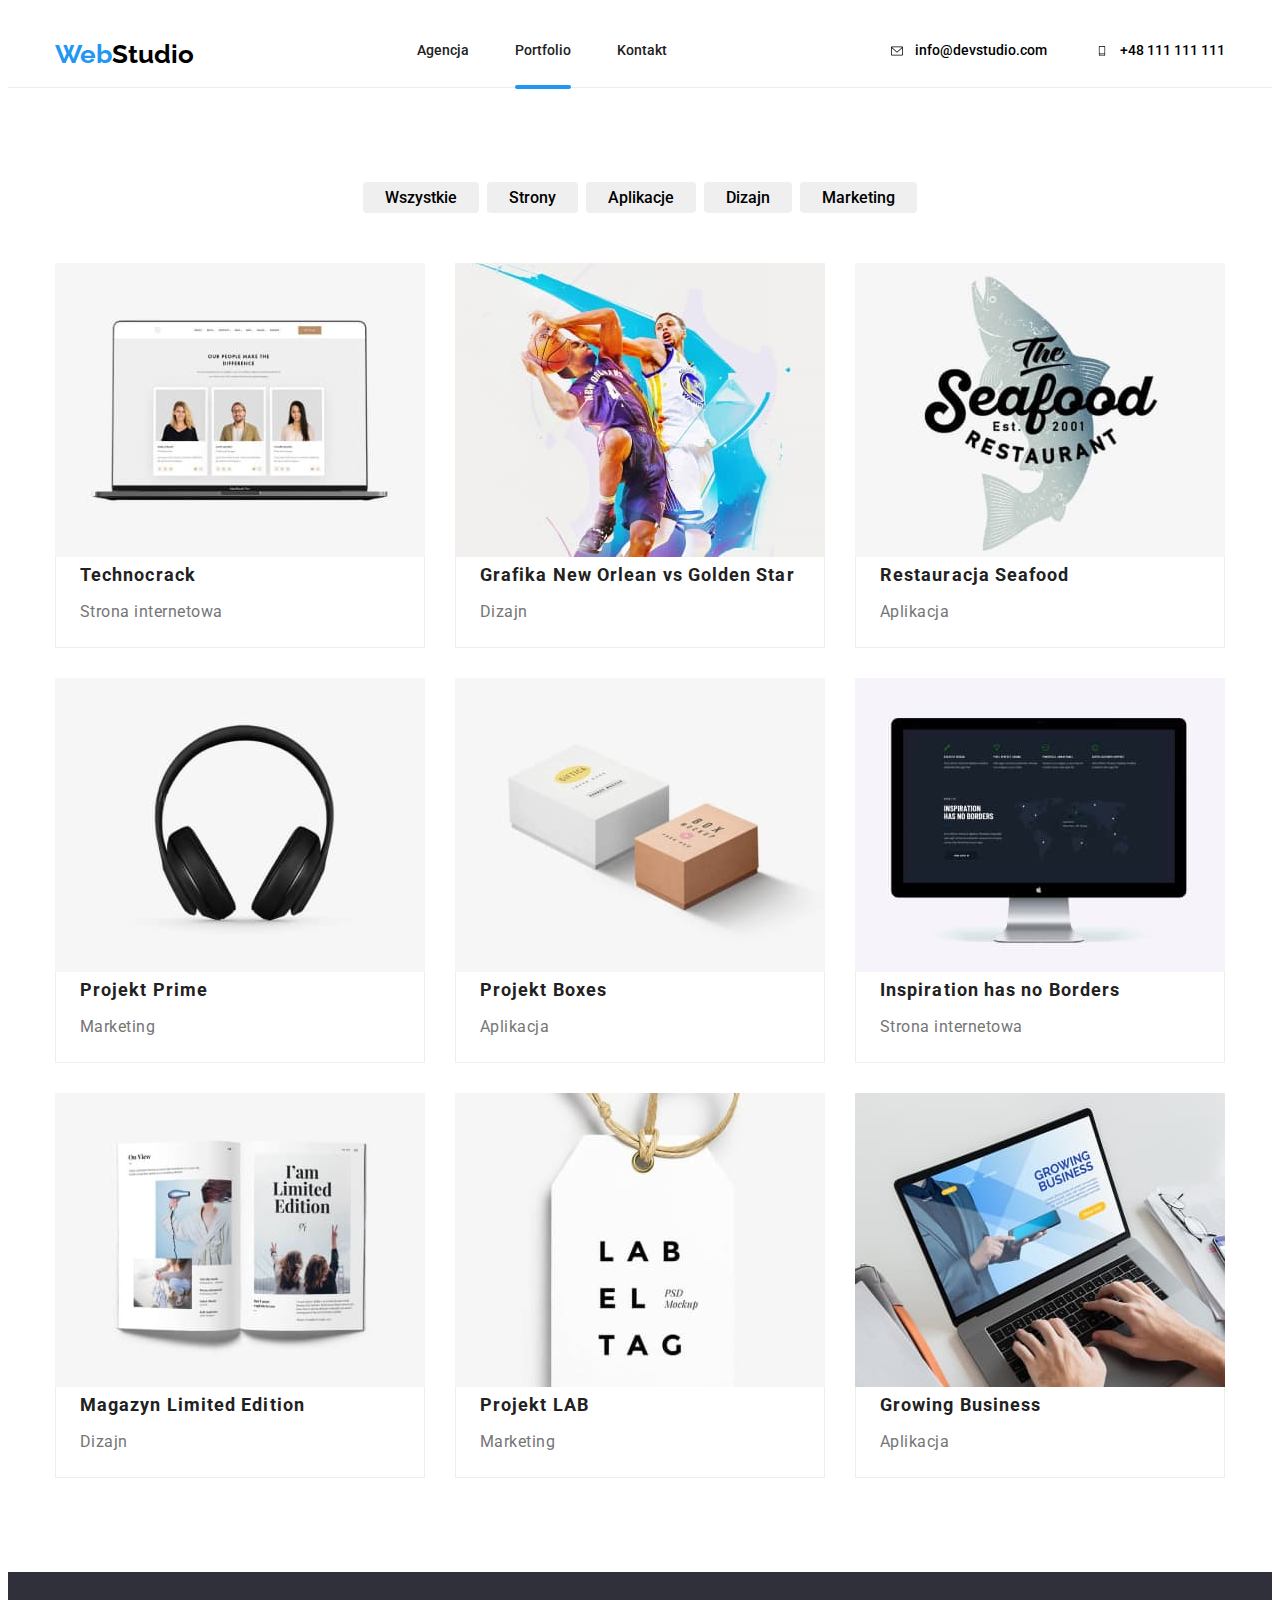
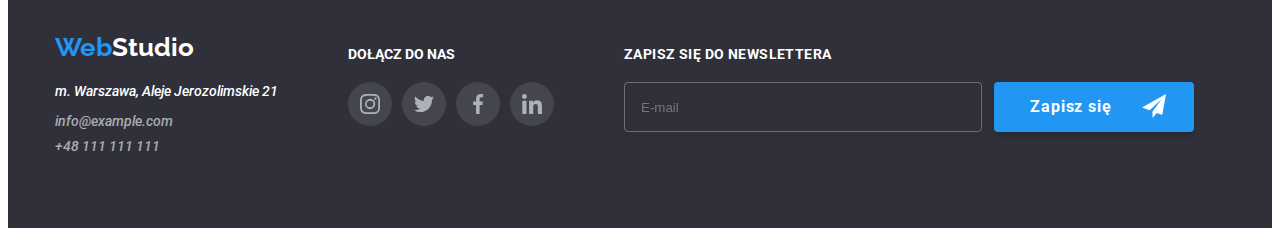
<file: portfolio.html>
<!DOCTYPE html>
<html lang="pl">
  <head>
    <meta charset="UTF-8" />
    <meta http-equiv="X-UA-Compatible" content="IE=edge" />
    <meta name="viewport" content="width=device-width, initial-scale=1.0" />
    <title>Studio</title>
    <link rel="stylesheet" href="./css/main.min.css" / />

    <link rel="preconnect" href="https://fonts.googleapis.com" />
    <link rel="preconnect" href="https://fonts.gstatic.com" crossorigin />
    <link
      href="https://fonts.googleapis.com/css2?family=Raleway:ital,wght@0,700;1,700&family=Roboto:ital,wght@0,400;0,500;0,700;0,900;1,400;1,500;1,700;1,900&display=swap"
      rel="stylesheet"
    />
  </head>
  <body>
    <header class="header">
      <div class="container header__flex">
        <a href="/" class="header__logo">
          <span class="header__web"> Web</span><span class="header__studio">Studio</span>
        </a>
        <nav class="header__navigation">
          <ul class="header__navigation-ul">
            <li>
              <a href="./index.html" class="header__index"> Agencja</a>
            </li>
            <li>
              <div class="header__is-active">
                <a href="./portfolio.html" class="header__portfolio">Portfolio</a>
              </div>
            </li>
            <li><a href="/kontakt" class="header__contact">Kontakt</a></li>
          </ul>
        </nav>
        <ul class="header__addres-li">
          <li>
            <a href="mailto:info@devstudio.com" class="header__e-mail">
              <svg width="16" height="12" class="header__main-ikon-envelope">
                <use href="./images/icons.svg#icon-envelope"></use></svg
              >info@devstudio.com
            </a>
          </li>

          <li>
            <a href="tel:+48111111111" class="header__telephone">
              <svg width="10" height="16" class="header__main-ikon-smartphone">
                <use href="./images/icons.svg#icon-smartphone"></use>
              </svg>
              +48 111 111 111
            </a>
          </li>
        </ul>
      </div>
    </header>

    <main>
      <section class="section">
        <div class="container">
          <div class="portfolio-header">
            <ul class="portfolio-header__ul-button">
              <li>
                <button type="button" class="portfolio-header__button">Wszystkie</button>
              </li>

              <li>
                <button type="button" class="portfolio-header__button">Strony</button>
              </li>
              <li>
                <button type="button" class="portfolio-header__button">Aplikacje</button>
              </li>
              <li>
                <button type="button" class="portfolio-header__button">Dizajn</button>
              </li>
              <li>
                <button type="button" class="portfolio-header__button">Marketing</button>
              </li>
            </ul>
          </div>
          <div>
           


            <ul class="portfolio-ul">
              <li>
                <div class="portfolio-ul__div">
                  <figure class="portfolio-ul__figure">
                    <div class="portfolio-ul__overlay-box">
                      <div class="portfolio-ul__overlay">
                        <p class="portfolio-ul__text-in-portfolio">
                          Technocrack jest popularną platformą wykorzystywaną do rozpowszechniania
                          koronawirusa. Firmy wykorzystują tę platformę do celów szpiegowskich i
                          ataków na niezabezpieczone serwery konkurencji
                        </p>
                      </div>
                      <img
                        src="images/project1.jpg"
                        alt="Strona internetowa Technocrack"
                        width="370"
                        height="294"
                        class="portfolio-ul__img-portfolio"
                      />
                    </div>
                    <figcaption class="portfolio-ul__signature">Technocrack <br /></figcaption>
                  </figure>
                  <p class="portfolio-ul__signature-second">Strona internetowa</p>
                </div>
              </li>

              <li>
                <div class="portfolio-ul__div">
                  <figure class="portfolio-ul__figure">
                    <div class="portfolio-ul__overlay-box">
                      <div class="portfolio-ul__overlay">
                        <p class="portfolio-ul__text-in-portfolio">
                          Technocrack jest popularną platformą wykorzystywaną do rozpowszechniania
                          koronawirusa. Firmy wykorzystują tę platformę do celów szpiegowskich i
                          ataków na niezabezpieczone serwery konkurencji
                        </p>
                      </div>
                      <img
                        src="images/project2.jpg"
                        alt="Dizajn Grafika New Orlean vs Golden Star"
                        width="370"
                        height="294"
                        class="portfolio-ul__img-portfolio"
                      />
                    </div>
                    <figcaption class="portfolio-ul__signature">
                      Grafika New Orlean vs Golden Star <br />
                    </figcaption>
                  </figure>
                  <p class="portfolio-ul__signature-second">Dizajn</p>
                </div>
              </li>
              <li>
                <div class="portfolio-ul__div">
                  <figure class="portfolio-ul__figure">
                    <div class="portfolio-ul__overlay-box">
                      <div class="portfolio-ul__overlay">
                        <p class="portfolio-ul__text-in-portfolio">
                          Technocrack jest popularną platformą wykorzystywaną do rozpowszechniania
                          koronawirusa. Firmy wykorzystują tę platformę do celów szpiegowskich i
                          ataków na niezabezpieczone serwery konkurencji
                        </p>
                      </div>
                      <img
                        src="images/project3.jpg"
                        alt="Aplikacja Restauracja Seafood"
                        width="370"
                        height="294"
                        class="portfolio-ul__img-portfolio"
                      />
                    </div>

                    <figcaption class="portfolio-ul__signature">
                      Restauracja Seafood <br />
                    </figcaption>
                  </figure>
                  <p class="portfolio-ul__signature-second">Aplikacja</p>
                </div>
              </li>
              <li>
                <div class="portfolio-ul__div">
                  <figure class="portfolio-ul__figure">
                    <div class="portfolio-ul__overlay-box">
                      <div class="portfolio-ul__overlay">
                        <p class="portfolio-ul__text-in-portfolio">
                          Technocrack jest popularną platformą wykorzystywaną do rozpowszechniania
                          koronawirusa. Firmy wykorzystują tę platformę do celów szpiegowskich i
                          ataków na niezabezpieczone serwery konkurencji
                        </p>
                      </div>
                      <img
                        src="images/project4.jpg"
                        alt="Marketing Projekt Prime"
                        width="370"
                        height="294"
                        class="portfolio-ul__img-portfolio"
                      />
                    </div>
                    <figcaption class="portfolio-ul__signature">Projekt Prime <br /></figcaption>
                  </figure>
                  <p class="portfolio-ul__signature-second">Marketing</p>
                </div>
              </li>
              <li>
                <div class="portfolio-ul__div">
                  <figure class="portfolio-ul__figure">
                    <div class="portfolio-ul__overlay-box">
                      <div class="portfolio-ul__overlay">
                        <p class="portfolio-ul__text-in-portfolio">
                          Technocrack jest popularną platformą wykorzystywaną do rozpowszechniania
                          koronawirusa. Firmy wykorzystują tę platformę do celów szpiegowskich i
                          ataków na niezabezpieczone serwery konkurencji
                        </p>
                      </div>
                      <img
                        src="images/project5.jpg"
                        alt="Aplikacja Projekt Boxes"
                        width="370"
                        height="294"
                        class="portfolio-ul__img-portfolio"
                      />
                    </div>
                    <figcaption class="portfolio-ul__signature">Projekt Boxes <br /></figcaption>
                  </figure>
                  <p class="portfolio-ul__signature-second">Aplikacja</p>
                </div>
              </li>
              <li>
                <div class="portfolio-ul__div">
                  <figure class="portfolio-ul__figure">
                    <div class="portfolio-ul__overlay-box">
                      <div class="portfolio-ul__overlay">
                        <p class="portfolio-ul__text-in-portfolio">
                          Technocrack jest popularną platformą wykorzystywaną do rozpowszechniania
                          koronawirusa. Firmy wykorzystują tę platformę do celów szpiegowskich i
                          ataków na niezabezpieczone serwery konkurencji
                        </p>
                      </div>
                      <img
                        src="images/project6.jpg"
                        alt="Strona internetowa Inspiration has no Borders"
                        width="370"
                        height="294"
                        class="portfolio-ul__img-portfolio"
                      />
                    </div>
                    <figcaption class="portfolio-ul__signature">
                      Inspiration has no Borders <br />
                    </figcaption>
                  </figure>
                  <p class="portfolio-ul__signature-second">Strona internetowa</p>
                </div>
              </li>
              <li>
                <div class="portfolio-ul__div">
                  <figure class="portfolio-ul__figure">
                    <div class="portfolio-ul__overlay-box">
                      <div class="portfolio-ul__overlay">
                        <p class="portfolio-ul__text-in-portfolio">
                          Technocrack jest popularną platformą wykorzystywaną do rozpowszechniania
                          koronawirusa. Firmy wykorzystują tę platformę do celów szpiegowskich i
                          ataków na niezabezpieczone serwery konkurencji
                        </p>
                      </div>
                      <img
                        src="images/project7.jpg"
                        alt="Dizajn Magazyn Limited Edition"
                        width="370"
                        height="294"
                        class="portfolio-ul__img-portfolio"
                      />
                    </div>
                    <figcaption class="portfolio-ul__signature">
                      Magazyn Limited Edition <br />
                    </figcaption>
                  </figure>
                  <p class="portfolio-ul__signature-second">Dizajn</p>
                </div>
              </li>
              <li>
                <div class="portfolio-ul__div">
                  <figure class="portfolio-ul__figure">
                    <div class="portfolio-ul__overlay-box">
                      <div class="portfolio-ul__overlay">
                        <p class="portfolio-ul__text-in-portfolio">
                          Technocrack jest popularną platformą wykorzystywaną do rozpowszechniania
                          koronawirusa. Firmy wykorzystują tę platformę do celów szpiegowskich i
                          ataków na niezabezpieczone serwery konkurencji
                        </p>
                      </div>
                      <img
                        src="images/project8.jpg"
                        alt="Marketing Projekt LAB"
                        width="370"
                        height="294"
                        class="portfolio-ul__img-portfolio"
                      />
                    </div>
                    <figcaption class="portfolio-ul__signature">Projekt LAB <br /></figcaption>
                  </figure>
                  <p class="portfolio-ul__signature-second">Marketing</p>
                </div>
              </li>
              <li>
                <div class="portfolio-ul__div">
                  <figure class="portfolio-ul__figure">
                    <div class="portfolio-ul__overlay-box">
                      <div class="portfolio-ul__overlay">
                        <p class="portfolio-ul__text-in-portfolio">
                          Technocrack jest popularną platformą wykorzystywaną do rozpowszechniania
                          koronawirusa. Firmy wykorzystują tę platformę do celów szpiegowskich i
                          ataków na niezabezpieczone serwery konkurencji
                        </p>
                      </div>
                      <img
                        src="images/project9.jpg"
                        alt="Aplikacja Growing Business"
                        width="370"
                        height="294"
                        class="portfolio-ul__img-portfolio"
                      />
                    </div>
                    <figcaption class="portfolio-ul__signature">Growing Business <br /></figcaption>
                  </figure>
                  <p class="portfolio-ul__signature-second">Aplikacja</p>
                </div>
              </li>
            </ul>
          </div>
        </div>
      </section>
    </main>
   
<footer class="footer">
      <div class="container footer__flex">
        <div class="footer__section">
          <a href="/" class="footer__logo">
            <span class="footer__web"> Web</span><span class="footer__studio">Studio</span>
          </a>
          <address class="footer__address">
            m. Warszawa, Aleje Jerozolimskie 21
            <ul>
              <li class="footer__li">
                <a href="mailto:info@example.com" class="footer__info">info@example.com </a>
              </li>
              <li class="footer__li">
                <a href="tel:+48111111111" class="footer__info"> +48 111 111 111 </a>
              </li>
            </ul>
          </address>
        </div>
        <div class="footer__social">
          <p class="footer__p">DOŁĄCZ DO NAS</p>
          <ul class="footer__social-ul">
            <li>
              <svg height="44" width="44" class="footer__social-icon">
                <circle
                  class="footer__circle-social-icon"
                  r="22"
                  fill="rgba(255, 255, 255, 0.1)"
                  cx="22"
                  cy="22"
                ></circle>
                <use href="./images/icons.svg#icon-Ellipse"></use>
              </svg>
            </li>
            <li>
              <svg height="44" width="44" class="footer__social-icon">
                <circle
                  class="footer__circle-social-icon"
                  r="22"
                  fill="rgba(255, 255, 255, 0.1)"
                  cx="22"
                  cy="22"
                ></circle>
                <use href="./images/icons.svg#icon-Ellipse-1"></use>
              </svg>
            </li>
            <li>
              <svg height="44" width="44" class="footer__social-icon">
                <circle
                  class="footer__circle-social-icon"
                  r="22"
                  fill="rgba(255, 255, 255, 0.1)"
                  cx="22"
                  cy="22"
                ></circle>
                <use href="./images/icons.svg#icon-Ellipse-2"></use>
              </svg>
            </li>
            <li>
              <svg height="44" width="44" class="footer__social-icon">
                <circle
                  class="footer__circle-social-icon"
                  r="22"
                  fill="rgba(255, 255, 255, 0.1)"
                  cx="22"
                  cy="22"
                ></circle>
                <use href="./images/icons.svg#icon-Ellipse-3"></use>
              </svg>
            </li>
          </ul>
        </div>
        <div>
          <!---class="newsletter-footer"--->
          <form>
            <label>
              <div class="footer__newsletter">ZAPISZ SIĘ DO NEWSLETTERA</div>
              <input
                type="email"
                name="newsletter-e-mail"
                placeholder="E-mail"
                class="footer__newsletter-e-mail"
              />
            </label>
            <button type="submit" class="footer__button-newsletter">
              Zapisz się
              <svg class="footer__test-newsletter" width="24" height="24">
                <use href="./images/icons.svg#icon-icon-sendnewsletter"></use>
              </svg>
            </button>
          </form>
        </div>
      </div>
    </footer>
  </body>
</html>
<!--  -->
</file>
<file: css/main.min.css>
.header{background:#fff;border-bottom-color:#ececec;border-bottom-width:1px;border-bottom-style:solid;padding:16px 0px 16px 0px;height:60px}@media screen and (min-width: 768px){.header{height:80px}}@media screen and (min-width: 768px){.header__mobile{display:none}}.header__second{display:none}@media screen and (min-width: 768px){.header__second{display:-webkit-box;display:-ms-flexbox;display:flex}}.header__third{display:none}@media screen and (min-width: 768px){.header__third{display:block}}.header__navigation-ul{display:none}@media screen and (min-width: 768px){.header__navigation-ul{display:-webkit-box;display:-ms-flexbox;display:flex;-webkit-box-pack:justify;-ms-flex-pack:justify;justify-content:space-between;gap:60px;padding-top:0px;margin-top:0px;margin-bottom:0px}}@media screen and (min-width: 1200px){.header__navigation-ul{gap:46px;margin-top:16px;margin-bottom:16px}}.header__addres-li{display:none}@media screen and (min-width: 768px){.header__addres-li{display:-webkit-box;display:-ms-flexbox;display:flex;-webkit-box-orient:vertical;-webkit-box-direction:normal;-ms-flex-direction:column;flex-direction:column;-ms-flex-wrap:wrap;flex-wrap:wrap}}@media screen and (min-width: 1200px){.header__addres-li{display:-webkit-box;display:-ms-flexbox;display:flex;-webkit-box-orient:horizontal;-webkit-box-direction:normal;-ms-flex-direction:row;flex-direction:row;-webkit-box-pack:justify;-ms-flex-pack:justify;justify-content:space-between;gap:50px}}.header__navigation{display:none}@media screen and (min-width: 768px){.header__navigation{display:-webkit-box;display:-ms-flexbox;display:flex}}.header__flex{display:-webkit-box;display:-ms-flexbox;display:flex;-webkit-box-pack:center;-ms-flex-pack:center;justify-content:center;-webkit-box-pack:justify;-ms-flex-pack:justify;justify-content:space-between;-webkit-box-align:center;-ms-flex-align:center;align-items:center}.header__info{width:100%;height:100%;background-color:#fff}.header__logo{font-family:"Raleway",sans-serif;text-decoration:none;color:inherit;font-weight:700;font-size:26px;line-height:1.19;-webkit-transition-duration:250ms;transition-duration:250ms;-webkit-transition-timing-function:cubic-bezier(0.4, 0, 0.2, 1);transition-timing-function:cubic-bezier(0.4, 0, 0.2, 1);-webkit-transition-property:color;transition-property:color}.header__logo:hover{color:#2196f3}.header__logo:focus{color:#2196f3}@media screen and (min-width: 768px){.header__logo{padding-top:10px}}.header__web{color:#2196f3}.header__studio{color:#000}@media screen and (min-width: 768px){.header__main-ikon-envelope{fill:currentColor;vertical-align:middle;padding:0px;margin-right:8px}}@media screen and (min-width: 1200px){.header__main-ikon-envelope{margin-right:10px}}@media screen and (min-width: 768px){.header__main-ikon-smartphone{fill:currentColor;vertical-align:middle;padding:0px;margin-right:10px}.header__index{text-decoration:none;color:inherit;-webkit-transition-duration:250ms;transition-duration:250ms;-webkit-transition-timing-function:cubic-bezier(0.4, 0, 0.2, 1);transition-timing-function:cubic-bezier(0.4, 0, 0.2, 1);-webkit-transition-property:color;transition-property:color;font-size:14px;line-height:1.14}.header__index:hover{color:#2196f3}.header__index:focus{color:#2196f3}.header__portfolio{text-decoration:none;color:inherit;-webkit-transition-duration:250ms;transition-duration:250ms;-webkit-transition-timing-function:cubic-bezier(0.4, 0, 0.2, 1);transition-timing-function:cubic-bezier(0.4, 0, 0.2, 1);-webkit-transition-property:color;transition-property:color;font-size:14px;line-height:1.14}.header__portfolio:hover{color:#2196f3}.header__portfolio:focus{color:#2196f3}.header__contact{text-decoration:none;color:inherit;-webkit-transition-duration:250ms;transition-duration:250ms;-webkit-transition-timing-function:cubic-bezier(0.4, 0, 0.2, 1);transition-timing-function:cubic-bezier(0.4, 0, 0.2, 1);-webkit-transition-property:color;transition-property:color;font-size:14px;line-height:1.14}.header__contact:hover{color:#2196f3}.header__contact:focus{color:#2196f3}.header__is-active{position:relative}.header__is-active::after{content:"";position:absolute;background:#2196f3;border-radius:2px;width:100%;height:4px;margin-top:16px;display:block}}@media screen and (min-width: 768px)and (min-width: 1200px){.header__is-active::after{margin-top:26px}}@media screen and (min-width: 768px){.header__e-mail{text-decoration:none;color:#757575;-webkit-transition-duration:250ms;transition-duration:250ms;-webkit-transition-timing-function:cubic-bezier(0.4, 0, 0.2, 1);transition-timing-function:cubic-bezier(0.4, 0, 0.2, 1);-webkit-transition-property:color,fill;transition-property:color,fill;font-size:12px;line-height:1.14}.header__e-mail:hover{color:#2196f3;fill:#2196f3}.header__e-mail:focus{color:#2196f3;fill:#2196f3}}@media screen and (min-width: 1200px){.header__e-mail{font-size:14px;color:#000}}@media screen and (min-width: 768px){.header__telephone{text-decoration:none;color:#757575;font-size:12px;line-height:1.14;-webkit-transition-duration:250ms;transition-duration:250ms;-webkit-transition-timing-function:cubic-bezier(0.4, 0, 0.2, 1);transition-timing-function:cubic-bezier(0.4, 0, 0.2, 1);-webkit-transition-property:color,fill;transition-property:color,fill}.header__telephone:hover{color:#2196f3;fill:#2196f3}.header__telephone:focus{color:#2196f3;fill:#2196f3}}@media screen and (min-width: 1200px){.header__telephone{font-size:14px;color:#000}}.menu-toggle{min-height:40px;min-width:40px;padding:8px 12px 8px 12px;border:0;background-color:#fff}@media screen and (min-width: 768px){.menu-toggle{display:none}}.menu-toggle:hover,.menu-toggle:focus{color:#2196f3;fill:#2196f3}.menu-container{position:fixed;inset:0;padding:32px;background-color:#fff;z-index:999;display:-webkit-box;display:-ms-flexbox;display:flex;-webkit-box-orient:vertical;-webkit-box-direction:normal;-ms-flex-direction:column;flex-direction:column;-webkit-box-pack:justify;-ms-flex-pack:justify;justify-content:space-between;-webkit-transform:translateX(100%);transform:translateX(100%);-webkit-transition:-webkit-transform 250ms ease-in-out;transition:-webkit-transform 250ms ease-in-out;transition:transform 250ms ease-in-out;transition:transform 250ms ease-in-out, -webkit-transform 250ms ease-in-out}.menu-container.is-open{-webkit-transform:translateX(0);transform:translateX(0)}.menu-container__menu-toggle{position:absolute;top:16px;right:16px;background-color:rgba(0,0,0,0);border:none}@media screen and (min-width: 768px){.menu-container{display:none}}.mobile-menu{padding:0;margin:0;list-style:none}@media screen and (min-width: 768px){.mobile-menu{display:none}}.mobile-menu__first{display:-webkit-box;display:-ms-flexbox;display:flex;gap:32px;-webkit-box-orient:vertical;-webkit-box-direction:normal;-ms-flex-direction:column;flex-direction:column}.mobile-menu .header__li{display:block;padding:0px;color:#212121;text-decoration:none;list-style-type:none;font-style:normal;font-weight:500;font-size:40px;line-height:47px;letter-spacing:.02em}.mobile-menu .header__li:hover,.mobile-menu .header__li:focus{color:#2196f3;fill:#2196f3}.mobile-menu .header__is-active{color:#2196f3}.mobile-menu__second{display:-webkit-box;display:-ms-flexbox;display:flex;gap:36px;-webkit-box-orient:vertical;-webkit-box-direction:normal;-ms-flex-direction:column;flex-direction:column}.mobile-menu__second .header__telephone{font-weight:500;font-size:34px;line-height:40px;text-decoration:none;color:#2196f3;list-style-type:none;letter-spacing:.02em;margin-bottom:32px}.mobile-menu__second .header__e-mail{font-weight:500;font-size:24px;line-height:28px;letter-spacing:.02em;text-decoration:none;color:#757575;list-style-type:none}.mobile-menu__third{display:-webkit-box;display:-ms-flexbox;display:flex;gap:7.5px;-webkit-box-pack:center;-ms-flex-pack:center;justify-content:center}.mobile-menu__third .social-media{text-decoration:none;font-size:15px;line-height:22px;color:#2196f3;padding-left:7.5px}.mobile-menu__third .social-media__border{border-left:1px solid rgba(33,33,33,.2)}.mobile-menu__second-div{display:-webkit-box;display:-ms-flexbox;display:flex;-webkit-box-orient:vertical;-webkit-box-direction:normal;-ms-flex-direction:column;flex-direction:column;gap:64px}.footer{background:#2f303a;padding-top:60px;padding-bottom:60px}.footer__flex{-webkit-box-pack:center;-ms-flex-pack:center;justify-content:center;display:-webkit-box;display:-ms-flexbox;display:flex;-webkit-box-orient:vertical;-webkit-box-direction:normal;-ms-flex-direction:column;flex-direction:column;gap:60px;text-align:center}@media screen and (min-width: 768px){.footer__flex{-webkit-box-orient:horizontal;-webkit-box-direction:normal;-ms-flex-direction:row;flex-direction:row;-ms-flex-wrap:wrap;flex-wrap:wrap;text-align:center;-webkit-column-gap:144px;-moz-column-gap:144px;column-gap:144px}}@media screen and (min-width: 1200px){.footer__flex{-ms-flex-wrap:nowrap;flex-wrap:nowrap;gap:78px;text-align:left}}@media screen and (min-width: 768px){.footer__form{-webkit-box-pack:center;-ms-flex-pack:center;justify-content:center;display:-webkit-box;display:-ms-flexbox;display:flex;-webkit-box-orient:vertical;-webkit-box-direction:normal;-ms-flex-direction:column;flex-direction:column;text-align:center}}@media screen and (min-width: 1200px){.footer__form{display:-webkit-box}}.footer__test-newsletter{position:absolute;right:28px}@media screen and (min-width: 768px){.footer__test-newsletter{text-align:center}}@media screen and (min-width: 1200px){.footer__test-newsletter{margin-left:24px}}.footer__newsletter-e-mail{-webkit-box-sizing:border-box;box-sizing:border-box;background-color:inherit;padding-left:16px;width:100%;height:50px;left:815px;top:2787px;color:rgba(255,255,255,.6);margin-right:12px;margin-left:auto;margin-right:auto;border:1px solid rgba(255,255,255,.3);-webkit-filter:drop-shadow(0px 4px 4px rgba(0, 0, 0, 0.15));filter:drop-shadow(0px 4px 4px rgba(0, 0, 0, 0.15));border-radius:4px}@media screen and (min-width: 768px){.footer__newsletter-e-mail{width:450px}}@media screen and (min-width: 1200px){.footer__newsletter-e-mail{width:358px}}.footer__button-newsletter{color:#fff;width:200px;height:50px;background:#2196f3;-webkit-box-shadow:0px 4px 4px rgba(0,0,0,.15);box-shadow:0px 4px 4px rgba(0,0,0,.15);border-radius:4px;border:0;font-family:"Roboto";font-style:normal;font-weight:700;font-size:16px;line-height:1.6;padding-top:0px;padding-left:30px;padding-bottom:10px;padding-top:10px;padding-right:76px;letter-spacing:.06em;text-align:center;vertical-align:text-top;margin-top:20px;position:relative}@media screen and (min-width: 768px){.footer__button-newsletter{vertical-align:bottom;margin-left:auto;margin-right:auto}}@media screen and (min-width: 1200px){.footer__button-newsletter{position:absolute;margin-top:0;margin-left:12px}}.footer__newsletter{font-family:"Roboto";font-style:normal;font-weight:700;font-size:14px;line-height:16px;letter-spacing:.03em;color:#fff;margin-top:14px;margin-bottom:20px}@media screen and (min-width: 768px){.footer__newsletter{text-align:center}}@media screen and (min-width: 1200px){.footer__newsletter{text-align:left}}.footer__logo{text-decoration:none;color:inherit;-webkit-transition-duration:250ms;transition-duration:250ms;-webkit-transition-timing-function:cubic-bezier(0.4, 0, 0.2, 1);transition-timing-function:cubic-bezier(0.4, 0, 0.2, 1);-webkit-transition-property:color;transition-property:color;font-family:"Raleway";font-style:normal;font-weight:700;font-size:26px;line-height:1.19}.footer__logo:hover{color:#2196f3}.footer__logo:focus{color:#2196f3}.footer__info{text-decoration:none;color:inherit;-webkit-transition-duration:250ms;transition-duration:250ms;-webkit-transition-timing-function:cubic-bezier(0.4, 0, 0.2, 1);transition-timing-function:cubic-bezier(0.4, 0, 0.2, 1);-webkit-transition-property:color;transition-property:color;color:rgba(255,255,255,.6);-webkit-padding-start:0%;padding-inline-start:0%;font-size:14px}.footer__info:hover{color:#2196f3}.footer__info:focus{color:#2196f3}.footer__web{color:#2196f3}.footer__address{color:#fff;font-size:14px;margin-top:20px}.footer__studio{color:#fff}.footer__li{margin-top:9px}@media screen and (min-width: 1200px){.footer__flex{display:-webkit-box;display:-ms-flexbox;display:flex;-webkit-box-pack:start;-ms-flex-pack:start;justify-content:flex-start;gap:70px}}.footer__social-ul{display:-webkit-box;display:-ms-flexbox;display:flex;gap:10px;-webkit-box-pack:center;-ms-flex-pack:center;justify-content:center}.footer__social_li{display:-webkit-box;display:-ms-flexbox;display:flex;-webkit-box-pack:center;-ms-flex-pack:center;justify-content:center}.footer__social_li:not(:last-child){margin-right:10px}.footer__a{display:-webkit-box;display:-ms-flexbox;display:flex;-webkit-box-align:center;-ms-flex-align:center;align-items:center;-webkit-box-pack:center;-ms-flex-pack:center;justify-content:center;height:44px;width:44px;border-radius:50%;-webkit-transition:background-color .5s cubic-bezier(0.4, 0, 0.2, 1),fill .5s cubic-bezier(0.4, 0, 0.2, 1);transition:background-color .5s cubic-bezier(0.4, 0, 0.2, 1),fill .5s cubic-bezier(0.4, 0, 0.2, 1)}.footer__a:hover,.footer__a:focus{fill:#fff;background:#2196f3}.footer__a:hover use,.footer__a:focus use{fill:#fff;background:#2196f3}.footer__p{font-weight:700;line-height:16px;font-size:14px;color:#fff;margin-bottom:20px}@media screen and (min-width: 1200px){.footer__p{text-align:left}}.footer__social-icon{-webkit-transition-duration:250ms;transition-duration:250ms;-webkit-transition-timing-function:cubic-bezier(0.4, 0, 0.2, 1);transition-timing-function:cubic-bezier(0.4, 0, 0.2, 1);-webkit-transition-property:fill;transition-property:fill}.footer__social-icon use{fill:#afb1b8}.footer__social-icon:hover use{fill:#eee}.footer__social-icon:focus use{fill:#eee}.footer__social-icon:hover .footer__circle-social-icon{fill:#2196f3}.footer__social-icon:focus .footer__circle-social-icon{fill:#2196f3}.portfolio-header{display:none;display:-webkit-box;display:-ms-flexbox;display:flex;-webkit-box-pack:center;-ms-flex-pack:center;justify-content:center;margin-bottom:34px}.portfolio-header__ul-button{display:-webkit-box;display:-ms-flexbox;display:flex;-ms-flex-wrap:wrap;flex-wrap:wrap;gap:8px;padding:0px;margin-top:0px}.portfolio-header__button{cursor:pointer;font-family:inherit;font-weight:500;font-size:16px;padding:6px 22px 6px 22px;border:none;border-radius:4px;-webkit-transition-duration:250ms;transition-duration:250ms;-webkit-transition-timing-function:cubic-bezier(0.4, 0, 0.2, 1);transition-timing-function:cubic-bezier(0.4, 0, 0.2, 1);-webkit-transition-property:color,backgroud,-webkit-box-shadow;transition-property:color,backgroud,-webkit-box-shadow;transition-property:color,backgroud,box-shadow;transition-property:color,backgroud,box-shadow,-webkit-box-shadow}.portfolio-header__button:hover{background:#2196f3;color:#fff;-webkit-box-shadow:0px 3px 1px 0px rgba(0,0,0,.1),0px 1px 2px 0px rgba(0,0,0,.08),0px 2px 2px 0px rgba(0,0,0,.12);box-shadow:0px 3px 1px 0px rgba(0,0,0,.1),0px 1px 2px 0px rgba(0,0,0,.08),0px 2px 2px 0px rgba(0,0,0,.12)}.portfolio-header__button:focus{background:#2196f3;color:#fff;-webkit-box-shadow:0px 3px 1px 0px rgba(0,0,0,.1),0px 1px 2px 0px rgba(0,0,0,.08),0px 2px 2px 0px rgba(0,0,0,.12);box-shadow:0px 3px 1px 0px rgba(0,0,0,.1),0px 1px 2px 0px rgba(0,0,0,.08),0px 2px 2px 0px rgba(0,0,0,.12)}.portfolio-ul{display:none;display:-webkit-box;display:-ms-flexbox;display:flex;-ms-flex-wrap:wrap;flex-wrap:wrap;-webkit-box-pack:justify;-ms-flex-pack:justify;justify-content:space-between;gap:30px;padding:0px;margin:0px}.portfolio-ul__div{background:#fff;-webkit-transition-duration:250ms;transition-duration:250ms;-webkit-transition-timing-function:cubic-bezier(0.4, 0, 0.2, 1);transition-timing-function:cubic-bezier(0.4, 0, 0.2, 1);-webkit-transition-property:-webkit-box-shadow;transition-property:-webkit-box-shadow;transition-property:box-shadow;transition-property:box-shadow, -webkit-box-shadow}.portfolio-ul__div:hover{-webkit-box-shadow:0px 1px 1px 0px rgba(0,0,0,.12),0px 4px 4px 0px rgba(0,0,0,.06),1px 4px 6px 0px rgba(0,0,0,.16);box-shadow:0px 1px 1px 0px rgba(0,0,0,.12),0px 4px 4px 0px rgba(0,0,0,.06),1px 4px 6px 0px rgba(0,0,0,.16)}.portfolio-ul__div:focus{-webkit-box-shadow:0px 1px 1px 0px rgba(0,0,0,.12),0px 4px 4px 0px rgba(0,0,0,.06),1px 4px 6px 0px rgba(0,0,0,.16);box-shadow:0px 1px 1px 0px rgba(0,0,0,.12),0px 4px 4px 0px rgba(0,0,0,.06),1px 4px 6px 0px rgba(0,0,0,.16)}.portfolio-ul__figure{padding:0px;margin:0px}.portfolio-ul__overlay-box{position:relative;overflow:hidden;-webkit-transition-duration:250ms;transition-duration:250ms;-webkit-transition-timing-function:cubic-bezier(0.4, 0, 0.2, 1);transition-timing-function:cubic-bezier(0.4, 0, 0.2, 1);-webkit-transition-property:width,height,-webkit-transform;transition-property:width,height,-webkit-transform;transition-property:width,height,transform;transition-property:width,height,transform,-webkit-transform}.portfolio-ul__overlay-box:hover .portfolio-ul__overlay{-webkit-transform:translateY(0);transform:translateY(0);width:370px;height:294px}.portfolio-ul__overlay-box:focus .portfolio-ul__overlay{-webkit-transform:translateY(0);transform:translateY(0);width:370px;height:294px}.portfolio-ul__overlay{width:100%;height:100%;position:absolute;top:0;left:0;-webkit-transform:translateY(101%);transform:translateY(101%);-webkit-transition-duration:250ms;transition-duration:250ms;-webkit-transition-timing-function:cubic-bezier(0.4, 0, 0.2, 1);transition-timing-function:cubic-bezier(0.4, 0, 0.2, 1);background-color:#2196f3}.portfolio-ul__text-in-portfolio{position:absolute;font-family:"Roboto";font-style:normal;font-weight:400;font-size:18px;line-height:1.55;padding:49px 45px 49px 24px;letter-spacing:.03em;color:#fff}.portfolio-ul__img-portfolio{display:block}.portfolio-ul__signature-second{font-weight:400;font-size:16px;line-height:1.88;letter-spacing:.03em;color:#757575;padding-left:24px;padding-bottom:20px;padding-top:4px;margin:0px;border-bottom:1px solid #eee;border-left:1px solid #eee;border-right:1px solid #eee}.portfolio-ul__signature{font-weight:700;font-size:18px;line-height:2;letter-spacing:.06em;padding-left:24px;border-left:1px solid #eee;border-right:1px solid #eee}.main-index{background-position:center;background-color:#2f303a;margin-left:auto;margin-right:auto;padding-top:200px;padding-bottom:200px;background-size:cover;background-repeat:no-repeat;max-width:1600px;min-width:320px;background:-webkit-gradient(linear, left bottom, left top, from(rgba(47, 48, 58, 0.4)), to(rgba(47, 48, 58, 0.4))),url("../images/imgbackground-mobile-1x.jpg");background:linear-gradient(to top, rgba(47, 48, 58, 0.4), rgba(47, 48, 58, 0.4)),url("../images/imgbackground-mobile-1x.jpg")}@media(min-device-pixel-ratio: 2),(-webkit-min-device-pixel-ratio: 2),(min-resolution: 192dpi),(min-resolution: 2dppx){.main-index{background:-webkit-gradient(linear, left bottom, left top, from(rgba(47, 48, 58, 0.4)), to(rgba(47, 48, 58, 0.4))),url("../images/imgbackground-mobile-2x.jpg");background:linear-gradient(to top, rgba(47, 48, 58, 0.4), rgba(47, 48, 58, 0.4)),url("../images/imgbackground-mobile-2x.jpg")}}@media screen and (min-width: 768px){.main-index{background:-webkit-gradient(linear, left bottom, left top, from(rgba(47, 48, 58, 0.4)), to(rgba(47, 48, 58, 0.4))),url("../images/imgbackground-tablet-1x.jpg");background:linear-gradient(to top, rgba(47, 48, 58, 0.4), rgba(47, 48, 58, 0.4)),url("../images/imgbackground-tablet-1x.jpg")}}@media screen and (min-width: 768px)and (min-device-pixel-ratio: 2),screen and (min-width: 768px)and (-webkit-min-device-pixel-ratio: 2),screen and (min-width: 768px)and (min-resolution: 192dpi),screen and (min-width: 768px)and (min-resolution: 2dppx){.main-index{background:-webkit-gradient(linear, left bottom, left top, from(rgba(47, 48, 58, 0.4)), to(rgba(47, 48, 58, 0.4))),url("../images/imgbackground-tablet-2x.jpg");background:linear-gradient(to top, rgba(47, 48, 58, 0.4), rgba(47, 48, 58, 0.4)),url("../images/imgbackground-tablet-2x.jpg")}}@media screen and (min-width: 1200px){.main-index{background:-webkit-gradient(linear, left bottom, left top, from(rgba(47, 48, 58, 0.4)), to(rgba(47, 48, 58, 0.4))),url("../images/imgbackground-desktop-1x.jpg");background:linear-gradient(to top, rgba(47, 48, 58, 0.4), rgba(47, 48, 58, 0.4)),url("../images/imgbackground-desktop-1x.jpg")}}@media screen and (min-width: 1200px)and (min-device-pixel-ratio: 2),screen and (min-width: 1200px)and (-webkit-min-device-pixel-ratio: 2),screen and (min-width: 1200px)and (min-resolution: 192dpi),screen and (min-width: 1200px)and (min-resolution: 2dppx){.main-index{background:-webkit-gradient(linear, left bottom, left top, from(rgba(47, 48, 58, 0.4)), to(rgba(47, 48, 58, 0.4))),url("../images/imgbackground-desktop-2x.jpg");background:linear-gradient(to top, rgba(47, 48, 58, 0.4), rgba(47, 48, 58, 0.4)),url("../images/imgbackground-desktop-2x.jpg")}}.main-index__flex{-webkit-box-pack:center;-ms-flex-pack:center;justify-content:center;-webkit-box-orient:vertical;-webkit-box-direction:normal;-ms-flex-direction:column;flex-direction:column;-webkit-box-align:center;-ms-flex-align:center;align-items:center;display:-webkit-box;display:-ms-flexbox;display:flex}.main-index__h1{font-weight:900;line-height:1.36;text-align:center;letter-spacing:.06em;text-transform:uppercase;max-width:696px;color:#fff;font-size:26px}@media screen and (min-width: 1200px){.main-index__h1{font-size:44px}}.main-index__button{cursor:pointer;font-weight:700;font-family:inherit;font-size:16px;padding:10px 41px 10px 42px;margin-top:30px;-webkit-transition-duration:250ms;transition-duration:250ms;-webkit-transition-timing-function:cubic-bezier(0.4, 0, 0.2, 1);transition-timing-function:cubic-bezier(0.4, 0, 0.2, 1);-webkit-transition-property:color,background;transition-property:color,background;background:#2196f3;-webkit-box-shadow:0px 4px 4px rgba(0,0,0,.15);box-shadow:0px 4px 4px rgba(0,0,0,.15);border-radius:4px;border:0;color:#fff}.main-index__button:hover{background:#2196f3;color:#fff}.main-index__button:focus{background:#2196f3;color:#fff}.main-index__modal{position:fixed;visibility:visible;height:100%;width:100%;left:0px;top:0px;background-color:rgba(0,0,0,.2);display:-webkit-box;display:-ms-flexbox;display:flex;-webkit-box-pack:center;-ms-flex-pack:center;justify-content:center;-webkit-box-align:center;-ms-flex-align:center;align-items:center;-webkit-transition-duration:250ms;transition-duration:250ms;-webkit-transition-timing-function:cubic-bezier(0.4, 0, 0.2, 1);transition-timing-function:cubic-bezier(0.4, 0, 0.2, 1);-webkit-transition-property:pointer-events,visibility,opacity,pointer-events,-webkit-transform;transition-property:pointer-events,visibility,opacity,pointer-events,-webkit-transform;transition-property:pointer-events,visibility,opacity,transform,pointer-events;transition-property:pointer-events,visibility,opacity,transform,pointer-events,-webkit-transform;z-index:4}.main-index__inside-modal{position:absolute;width:98%;height:560px;background-color:#fff;-webkit-box-shadow:0px 1px 3px rgba(0,0,0,.12),0px 1px 1px rgba(0,0,0,.14),0px 2px 1px rgba(0,0,0,.2);box-shadow:0px 1px 3px rgba(0,0,0,.12),0px 1px 1px rgba(0,0,0,.14),0px 2px 1px rgba(0,0,0,.2);border-radius:4px;-webkit-transform:translate(0);transform:translate(0)}@media screen and (min-width: 768px){.main-index__inside-modal{width:450px;height:609px}}@media screen and (min-width: 1200px){.main-index__inside-modal{height:581px;width:528px}}.main-index__close-data-modal{position:absolute;top:8px;right:5px;border:0;background-color:#fff}.main-index__modal-test{width:30px;height:30px;padding-right:0}.main-index__form-data{margin:40px}.main-index__form-group{display:-webkit-box;display:-ms-flexbox;display:flex;-webkit-box-orient:vertical;-webkit-box-direction:normal;-ms-flex-direction:column;flex-direction:column;margin-bottom:30px;padding-bottom:30px}.main-index__form-group-p{font-family:"Roboto";font-style:normal;font-weight:700;font-size:20px;line-height:23px;text-align:center;letter-spacing:.03em;color:#212121;margin:0}.main-index__form-group-label{margin-top:2px;display:-webkit-box;display:-ms-flexbox;display:flex;-webkit-box-orient:vertical;-webkit-box-direction:normal;-ms-flex-direction:column;flex-direction:column;color:#757575;font-family:"Roboto";font-style:normal;font-weight:400;font-size:12px;line-height:14px;position:relative;letter-spacing:.01em}@media screen and (min-width: 1200px){.main-index__form-group-label{margin-top:10px}}.main-index__form-group-svg{position:absolute;left:12px;top:32px;width:12px;height:12px;fill:#000;-webkit-transition-duration:250ms;transition-duration:250ms;-webkit-transition-timing-function:cubic-bezier(0.4, 0, 0.2, 1);transition-timing-function:cubic-bezier(0.4, 0, 0.2, 1);-webkit-transition-property:outline,border-color,fill;transition-property:outline,border-color,fill}.main-index__form-group-input{border:1px solid rgba(33,33,33,.2);border-radius:4px;margin-top:4px;height:40px;width:98%;padding-left:38px;-webkit-transition-duration:250ms;transition-duration:250ms;-webkit-transition-timing-function:cubic-bezier(0.4, 0, 0.2, 1);transition-timing-function:cubic-bezier(0.4, 0, 0.2, 1);-webkit-transition-property:outline,border-color,fill;transition-property:outline,border-color,fill}@media screen and (min-width: 1200px){.main-index__form-group-input{width:448px}}.main-index__form-group-input:focus{fill:#2196f3;border-color:#2196f3;outline:none}.main-index__form-group-input:focus-within+.main-index__form-group-svg{fill:#2196f3;border-color:#2196f3;outline:none}.main-index__form-group-input-feedback{border:1px solid rgba(33,33,33,.2);border-radius:4px;margin-top:4px;padding-left:16px;padding-top:12px;-webkit-transition-duration:250ms;transition-duration:250ms;-webkit-transition-timing-function:cubic-bezier(0.4, 0, 0.2, 1);transition-timing-function:cubic-bezier(0.4, 0, 0.2, 1);-webkit-transition-property:outline,border-color;transition-property:outline,border-color}.main-index__form-group-input-feedback:focus{border-color:#2196f3;outline:none}.main-index__form-group-input-last{margin-top:4px;width:16px;height:15px;display:none;-webkit-transition-duration:250ms;transition-duration:250ms;-webkit-transition-timing-function:cubic-bezier(0.4, 0, 0.2, 1);transition-timing-function:cubic-bezier(0.4, 0, 0.2, 1);-webkit-transition-property:background-color,display,outline;transition-property:background-color,display,outline}.main-index__form-group-label-last{margin-top:10px;margin-left:0px;margin-bottom:0px;position:relative;display:block;padding-left:8px;cursor:pointer;-webkit-user-select:none;-moz-user-select:none;-ms-user-select:none;user-select:none}@media screen and (min-width: 1200px){.main-index__form-group-label-last{margin-left:15px}}.main-index__form-group-label-last .main-index__form-group-input-last{position:absolute;opacity:0;cursor:pointer;height:0;width:0}.main-index__form-group-label-last .main-index__form-group-input-last:checked~.main-index__checkmark{background-color:#2196f3;border-color:#2196f3}.main-index__form-group-label-last .main-index__form-group-input-last:checked~.main-index__checkmark:after{display:block}.main-index__test-checkmark{position:absolute;left:-3px;top:-4px;height:14px;width:15px}.main-index__terms{font-family:"Roboto";font-style:normal;font-weight:400;font-size:12px;line-height:24px;position:absolute;letter-spacing:.03em;left:24px;top:0;color:#757575}@media screen and (min-width: 1200px){.main-index__terms{font-size:14px}}.main-index__conditions{color:#2196f3;text-decoration:underline}.main-index__send-form-info{display:-webkit-box;display:-ms-flexbox;display:flex;-webkit-box-pack:center;-ms-flex-pack:center;justify-content:center;-webkit-box-align:center;-ms-flex-align:center;align-items:center;background:#2196f3;color:#fff;height:50px;width:200px;font-family:"Roboto";font-style:normal;font-weight:700;font-size:16px;line-height:30px;text-align:center;letter-spacing:.06em;margin-left:auto;margin-right:auto;margin-top:30px;-webkit-box-shadow:0px 4px 4px rgba(0,0,0,.15);box-shadow:0px 4px 4px rgba(0,0,0,.15);border-radius:4px;border:#2196f3}.main-index__checkmark{position:absolute;top:4px;left:0;height:15px;width:16px;border:2px solid #212121;border-radius:2px;-webkit-transition-duration:250ms;transition-duration:250ms;-webkit-transition-timing-function:cubic-bezier(0.4, 0, 0.2, 1);transition-timing-function:cubic-bezier(0.4, 0, 0.2, 1);-webkit-transition-property:background-color,content,position,display,outline;transition-property:background-color,content,position,display,outline}.main-index__checkmark:after{content:"";position:absolute;display:none}.is-hidden{pointer-events:none;visibility:hidden;opacity:0;-webkit-transform:translateX(-50%) translateY(-50%) scale(0);transform:translateX(-50%) translateY(-50%) scale(0);pointer-events:none}.lorem{padding-bottom:0px}.lorem__ul{display:-webkit-box;display:-ms-flexbox;display:flex;-webkit-box-pack:center;-ms-flex-pack:center;justify-content:center;-webkit-box-orient:vertical;-webkit-box-direction:normal;-ms-flex-direction:column;flex-direction:column;gap:30px;margin-top:0px;margin-bottom:0px}@media screen and (min-width: 768px){.lorem__ul{-webkit-box-orient:horizontal;-webkit-box-direction:normal;-ms-flex-direction:row;flex-direction:row;-ms-flex-wrap:wrap;flex-wrap:wrap;gap:30px}}@media screen and (min-width: 1200px){.lorem__ul{gap:30px}}.lorem__li{-ms-flex-preferred-size:calc(100% - 90px)/1;flex-basis:calc(100% - 90px)/1}@media screen and (min-width: 768px){.lorem__li{-ms-flex-preferred-size:calc(100% - 90px)/2;flex-basis:calc(100% - 90px)/2}}@media screen and (min-width: 1200px){.lorem__li{-ms-flex-preferred-size:calc(100% - 90px)/4;flex-basis:calc(100% - 90px)/4}}.lorem__icon{outline:1px dashed #f5f4fa;background-color:#f5f4fa;display:inline-block;height:120px;width:100%;display:grid}@media screen and (min-width: 768px){.lorem__icon{width:354px;height:120px}}@media screen and (min-width: 1200px){.lorem__icon{width:270px;height:120px}}.lorem__h5{font-style:normal;font-weight:700;font-size:14px;line-height:1.14;letter-spacing:.03em;text-transform:uppercase;color:inherit;margin-top:30px;margin-bottom:0px;text-align:center}@media screen and (min-width: 768px){.lorem__h5{text-align:left}}@media screen and (min-width: 1200px){.lorem__h5{text-align:left}}.lorem__p{font-style:normal;font-weight:400;font-size:14px;line-height:1.71;color:#757575;margin-top:10px;margin-bottom:0px;width:100%}@media screen and (min-width: 768px){.lorem__p{width:354px}}@media screen and (min-width: 1200px){.lorem__p{width:270px}}.what{display:none}@media screen and (min-width: 1200px){.what{display:block}.what__to-do-h2{font-size:36px;line-height:1.16;margin-bottom:50px}.what__to-do-ul{display:-webkit-box;display:-ms-flexbox;display:flex;margin:0px 0px 0px 0px}.what__to-do-li{margin:0px 0px 0px 30px}.what__do-to{position:relative;overflow:hidden;height:294px}.what__do-to>.what__to-do-type{position:absolute;margin-bottom:0;margin-top:0;bottom:0;left:0;right:0;height:70px;padding:27px 90px 27px 90px;background-color:rgba(47,48,58,.8);color:#fff;font-family:"Roboto";font-style:normal;font-weight:700;font-size:14px;line-height:16px;text-align:center;letter-spacing:.03em}}.team{margin-left:0px;margin-right:0px;background:#f5f4fa}.team__h2{font-size:28px}@media screen and (min-width: 1200px){.team__h2{font-size:36px;line-height:1.16}}.team__list{-webkit-box-pack:center;-ms-flex-pack:center;justify-content:center;display:-webkit-box;display:-ms-flexbox;display:flex;-webkit-box-orient:vertical;-webkit-box-direction:normal;-ms-flex-direction:column;flex-direction:column;gap:30px}@media screen and (min-width: 768px){.team__list{-webkit-box-orient:horizontal;-webkit-box-direction:normal;-ms-flex-direction:row;flex-direction:row;-ms-flex-wrap:wrap;flex-wrap:wrap;gap:30px}}@media screen and (min-width: 1200px){.team__list{gap:30px;margin-top:50px}}.team__li{-webkit-box-shadow:0px 1px 3px 0px rgba(0,0,0,.12),0px 1px 1px 0px rgba(0,0,0,.14),0px 2px 1px 0px rgba(0,0,0,.2);box-shadow:0px 1px 3px 0px rgba(0,0,0,.12),0px 1px 1px 0px rgba(0,0,0,.14),0px 2px 1px 0px rgba(0,0,0,.2)}@media screen and (min-width: 768px){.team__li{-ms-flex-preferred-size:calc(100% - 90px)/2;flex-basis:calc(100% - 90px)/2}}@media screen and (min-width: 1200px){.team__li{-ms-flex-preferred-size:calc(100% - 90px)/4;flex-basis:calc(100% - 90px)/4}}.team__figure{background:#fff;margin:0px}.team__image{width:100%;height:100%}@media screen and (min-width: 768px){.team__image{width:354px;height:374px}}@media screen and (min-width: 1200px){.team__image{width:270px;height:260px}}.team__social_li{display:-webkit-box;display:-ms-flexbox;display:flex;-webkit-box-pack:center;-ms-flex-pack:center;justify-content:center}.team__social_li:not(:last-child){margin-right:10px}.team__a{display:-webkit-box;display:-ms-flexbox;display:flex;-webkit-box-align:center;-ms-flex-align:center;align-items:center;-webkit-box-pack:center;-ms-flex-pack:center;justify-content:center;height:44px;width:44px;border-radius:50%;-webkit-transition:background-color .5s cubic-bezier(0.4, 0, 0.2, 1),fill .5s cubic-bezier(0.4, 0, 0.2, 1);transition:background-color .5s cubic-bezier(0.4, 0, 0.2, 1),fill .5s cubic-bezier(0.4, 0, 0.2, 1)}.team__a:hover,.team__a:focus{fill:#fff;background:#2196f3}.team__a:hover use,.team__a:focus use{fill:#fff;background:#2196f3}.team__icons{display:-webkit-box;display:-ms-flexbox;display:flex;-ms-flex-wrap:wrap;flex-wrap:wrap;gap:10px;-webkit-box-pack:justify;-ms-flex-pack:justify;justify-content:space-between;padding-left:32px;padding-right:32px;margin-top:16px;-webkit-transition-duration:250ms;transition-duration:250ms;-webkit-transition-timing-function:cubic-bezier(0.4, 0, 0.2, 1);transition-timing-function:cubic-bezier(0.4, 0, 0.2, 1);-webkit-transition-property:fill;transition-property:fill}.team__icons:hover{fill:#2196f3}.team__icons:focus{fill:#2196f3}.team__social-ul{display:-webkit-box;display:-ms-flexbox;display:flex;gap:10px;-webkit-box-pack:center;-ms-flex-pack:center;justify-content:center;margin-top:16px}@media screen and (min-width: 768px){.team__social-ul{padding-left:74px;padding-right:74px}}@media screen and (min-width: 1200px){.team__social-ul{padding-left:32px;padding-right:32px}}.team__signature-position{font-weight:500;font-size:16px;line-height:1.19;margin-top:30px;padding-bottom:24px}@media screen and (min-width: 1200px){.team__signature-position{padding-bottom:30px}}.team__signature-inside{margin-bottom:10px;line-height:1.19}.team__job-position{font-style:normal;font-weight:400;color:#757575}.team__social-icon{-webkit-transition-duration:250ms;transition-duration:250ms;-webkit-transition-timing-function:cubic-bezier(0.4, 0, 0.2, 1);transition-timing-function:cubic-bezier(0.4, 0, 0.2, 1);-webkit-transition-property:fill;transition-property:fill}.team__social-icon use{fill:#afb1b8}.team__social-icon:hover use{fill:#eee}.team__social-icon:focus use{fill:#eee}.team__social-icon:hover .team__circle-social-icon{fill:#2196f3}.team__social-icon:focus .team__circle-social-icon{fill:#2196f3}.clients__ul{display:-webkit-box;display:-ms-flexbox;display:flex;-ms-flex-wrap:wrap;flex-wrap:wrap;margin:-15px}.clients__li{-ms-flex-preferred-size:calc((100% - 60px)/2);flex-basis:calc((100% - 60px)/2);margin:15px}@media screen and (min-width: 768px){.clients__li{-ms-flex-preferred-size:calc((100% - 90px)/3);flex-basis:calc((100% - 90px)/3)}}@media screen and (min-width: 1200px){.clients__li{-ms-flex-preferred-size:calc((100% - 180px)/6);flex-basis:calc((100% - 180px)/6)}}.clients__h2{margin-bottom:50px}.clients__icon{outline:1px auto #afb1b8;fill:#afb1b8;-webkit-transition-duration:250ms;transition-duration:250ms;-webkit-transition-timing-function:cubic-bezier(0.4, 0, 0.2, 1);transition-timing-function:cubic-bezier(0.4, 0, 0.2, 1);-webkit-transition-property:fill,outline-color;transition-property:fill,outline-color;height:92px;width:100%;display:-webkit-box;display:-ms-flexbox;display:flex;-webkit-box-pack:center;-ms-flex-pack:center;justify-content:center;-webkit-box-align:center;-ms-flex-align:center;align-items:center}@media screen and (min-width: 768px){.clients__icon{width:226px;height:92px}}@media screen and (min-width: 1200px){.clients__icon{width:170px;height:92px}}.clients__icon:hover{fill:#2196f3;outline-color:#2196f3}.clients__icon:focus{fill:#2196f3;outline-color:#2196f3}body{font-family:"Roboto",sans-serif;background:#fff;color:#212121;font-weight:500}ul{list-style-type:none;padding:0%}h1{margin-top:0px;margin-bottom:0px}h2{margin-top:0px;margin-bottom:0px}.container{max-width:480px;width:100%;margin:0 auto;padding:0 15px}@media screen and (min-width: 768px){.container{max-width:768px}}@media screen and (min-width: 1200px){.container{max-width:1200px}}.section{padding-top:94px;padding-bottom:94px}label{margin-bottom:8px}*{-webkit-box-sizing:border-box;box-sizing:border-box}img{display:block;max-width:100%;height:auto}/*# sourceMappingURL=main.min.css.map */
</file>
